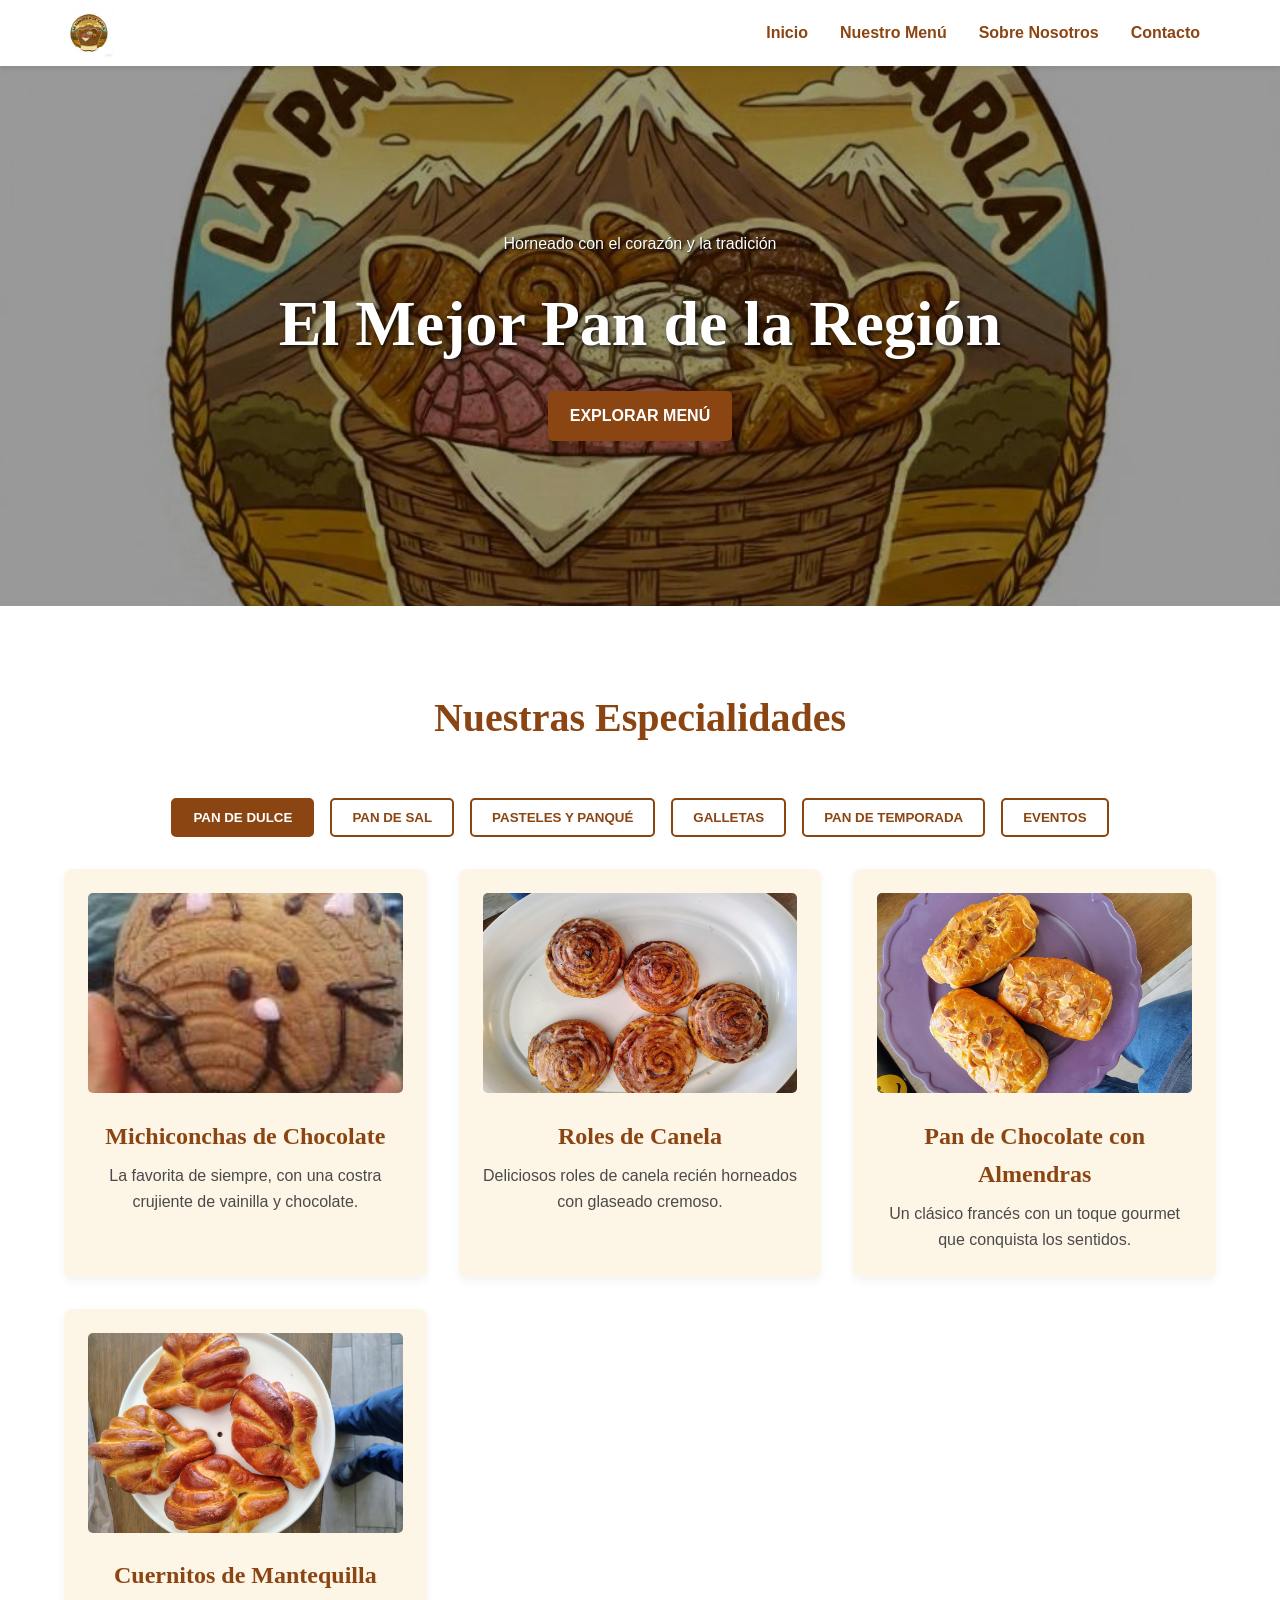
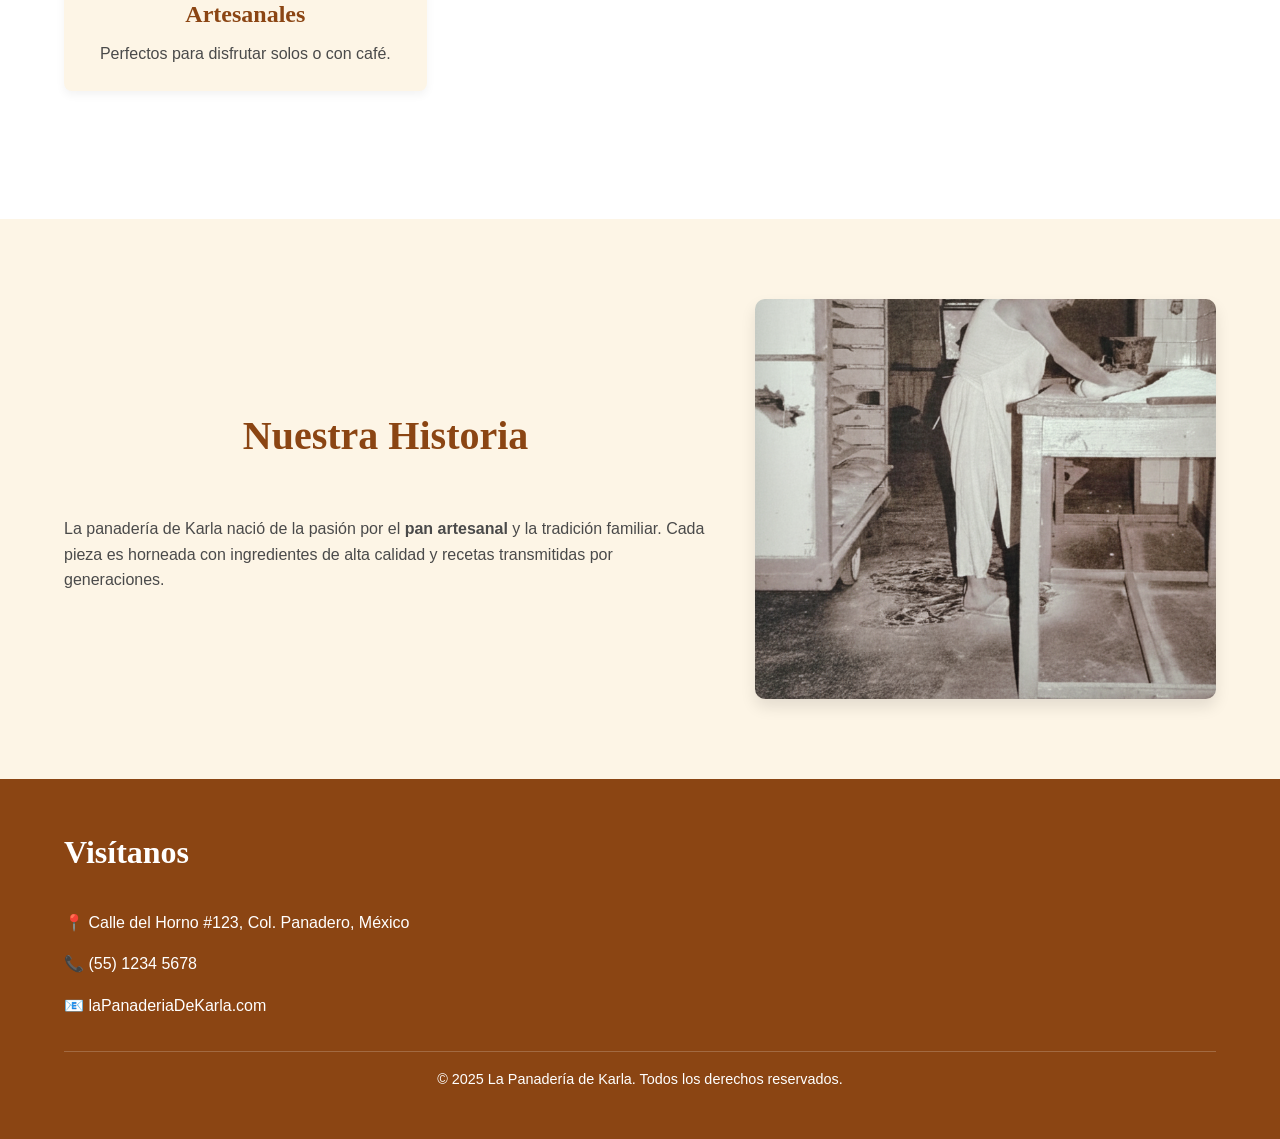
<file: index.html>
<!DOCTYPE html>
<html lang="es">
<head>
  <meta charset="UTF-8">
  <meta name="viewport" content="width=device-width, initial-scale=1.0">
  <title>Panadería Artesanal de Karla</title>
  <link rel="stylesheet" href="styles.css">
</head>
<body>
  <header>
    <nav class="navbar">
      <a href="index.html" class="navbar-logo">
        <img src="imagenes/1760627696720.png" alt="La Panadería de Karla" class="logo-image-nav">
      </a>
      <input type="checkbox" id="menu-toggle" class="menu-toggle">
      <label for="menu-toggle" class="hamburger">
        <span class="line"></span>
        <span class="line"></span>
        <span class="line"></span>
      </label>
      <ul class="nav-links">
        <li><a href="#home">Inicio</a></li>
        <li><a href="#menu">Nuestro Menú</a></li>
        <li><a href="#about">Sobre Nosotros</a></li>
        <li><a href="#contact">Contacto</a></li>
      </ul>
    </nav>
  </header>

  <main>
    <section id="home" class="hero">
      <div class="hero-content">
        <p class="tagline">Horneado con el corazón y la tradición</p>
        <h2>El Mejor Pan de la Región</h2>
        <a href="#menu" class="btn primary">Explorar Menú</a>
      </div>
    </section>

    <section id="menu" class="menu-section">
      <h2 class="section-title">Nuestras Especialidades</h2>

      <!-- BOTONES DE CATEGORÍAS -->
      <div class="category-buttons">
        <button class="btn secondary active" data-category="pan-dulce">Pan de Dulce</button>
        <button class="btn secondary" data-category="pan-sal">Pan de Sal</button>
        <button class="btn secondary" data-category="pasteles">Pasteles y Panqué</button>
        <button class="btn secondary" data-category="galletas">Galletas</button>
        <button class="btn secondary" data-category="temporada">Pan de Temporada</button>
        <button class="btn secondary" data-category="eventos">Eventos</button>
      </div>

      <!-- PRODUCTOS -->
      <div class="menu-grid">

        <!-- PAN DE DULCE -->
        <div class="menu-item" data-category="pan-dulce">
          <a href="michiconchas.html">
            <img src="imagenes/michiconchas.jpeg" alt="Michiconchas">
            <h3>Michiconchas de Chocolate</h3>
          </a>
          <p>La favorita de siempre, con una costra crujiente de vainilla y chocolate.</p>
        </div>

        <div class="menu-item" data-category="pan-dulce">
          <a href="roles_canela.html">
            <img src="imagenes/IMG_20251023_111957752_HDR_AE.jpg" alt="Roles de Canela">
            <h3>Roles de Canela</h3>
          </a>
          <p>Deliciosos roles de canela recién horneados con glaseado cremoso.</p>
        </div>

        <div class="menu-item" data-category="pan-dulce">
          <a href="Chocolatin.html">
            <img src="imagenes/IMG_20251023_112148978_HDR_AE.jpg" alt="Pan de Chocolate con Almendras">
            <h3>Pan de Chocolate con Almendras</h3>
          </a>
          <p>Un clásico francés con un toque gourmet que conquista los sentidos.</p>
        </div>

        <div class="menu-item" data-category="pan-dulce">
          <a href="Cuernitos.html">
            <img src="imagenes/IMG_20251023_112115477_HDR_AE.jpg" alt="Cuernitos">
            <h3>Cuernitos de Mantequilla Artesanales</h3>
          </a>
          <p>Perfectos para disfrutar solos o con café.</p>
        </div>

        <!-- PAN DE SAL -->
        <div class="menu-item" data-category="pan-sal">
          <a href="baguette.html">
            <img src="imagenes/IMG-20251023-WA0003.jpg" alt="Baguette de Masa Madre">
            <h3>Baguette de Masa Madre</h3>
          </a>
          <p>Corteza perfecta y miga alveolada. Ideal para acompañar tus comidas.</p>
        </div>

        <!-- GALLETAS -->
        <div class="menu-item" data-category="galletas">
          <a href="pasticetas.html">
            <img src="imagenes/pastisetas.jpeg" alt="Pasticetas de Mantequilla">
            <h3>Pasticetas</h3>
          </a>
          <p>Galletas de mantequilla que se deshacen en la boca.</p>
        </div>

      </div>
    </section>

    <section id="about" class="about-section">
      <div class="about-content">
        <h2 class="section-title">Nuestra Historia</h2>
        <p>La panadería de Karla nació de la pasión por el <b>pan artesanal</b> y la tradición familiar.
          Cada pieza es horneada con ingredientes de alta calidad y recetas transmitidas por generaciones.</p>
      </div>
      <img src="imagenes/1761285554789.jpg" alt="Panadero horneando pan" class="about-image">
    </section>
  </main>

  <footer id="contact" class="footer">
    <div class="footer-content">
      <h2 class="section-title">Visítanos</h2>
      <p>📍 Calle del Horno #123, Col. Panadero, México</p>
      <p>📞 (55) 1234 5678</p>
      <p>📧 laPanaderiaDeKarla.com</p>
    </div>
    <div class="copyright">
      <p>&copy; 2025 La Panadería de Karla. Todos los derechos reservados.</p>
    </div>
  </footer>

  <script src="script.js"></script>
</body>
</html>
</file>
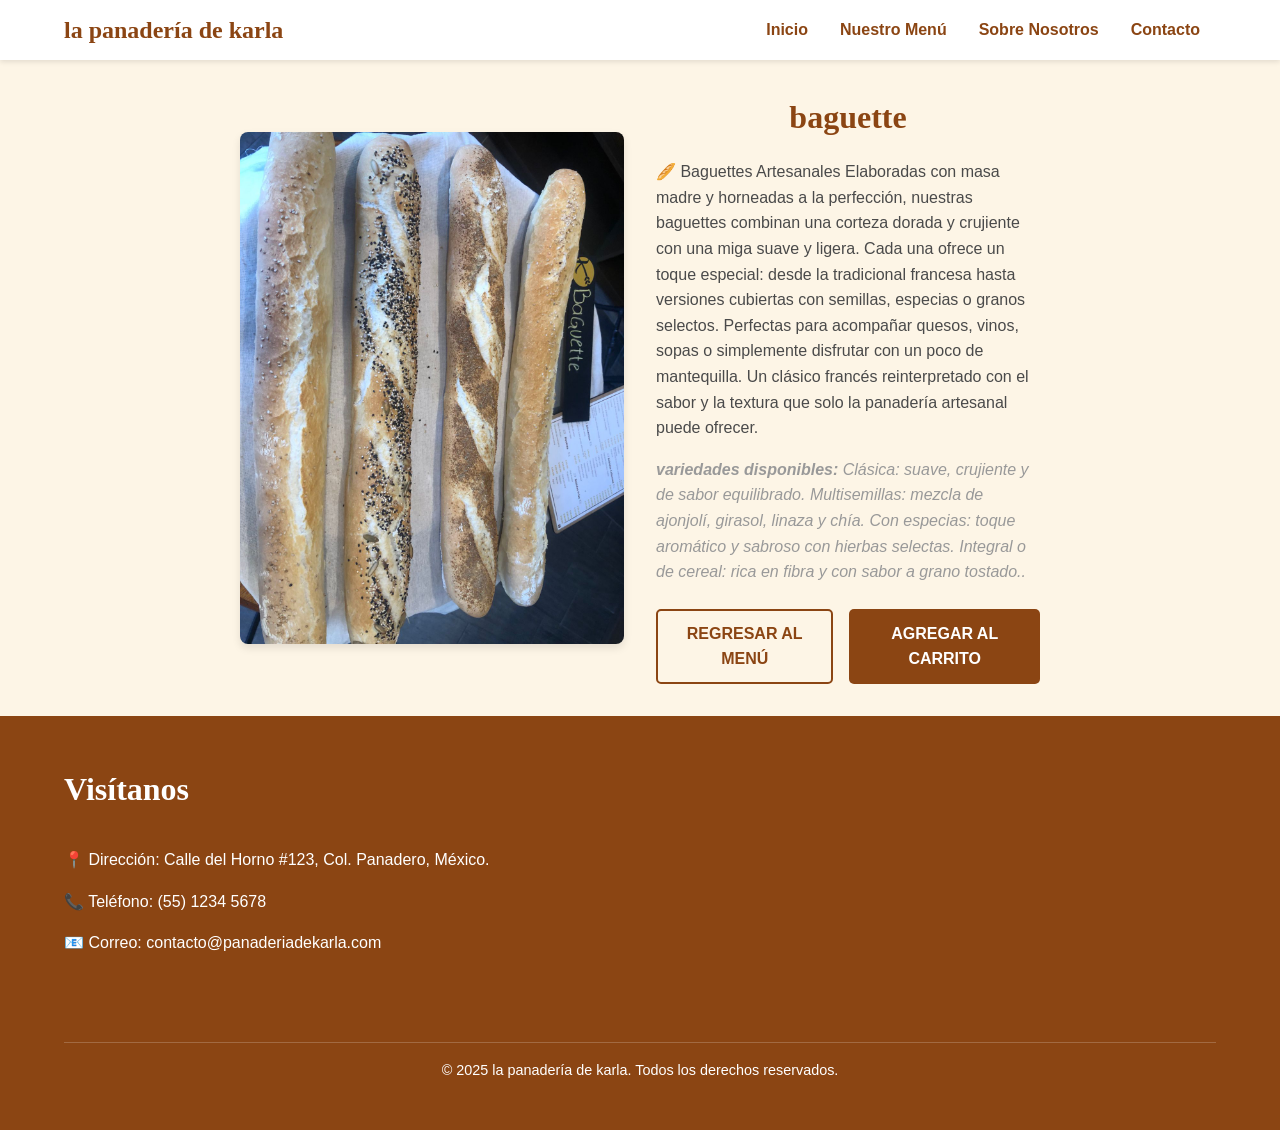
<file: baguette.html>
<!DOCTYPE html>
<html lang="es">
<head>
    <meta charset="UTF-8">
    <meta name="viewport" content="width=device-width, initial-scale=1.0">
    <title>baguette - Panadería Artesanal de Karla</title>
    <link rel="stylesheet" href="styles.css">
    <link href="" rel="stylesheet">
    <script src="" crossorigin="anonymous" async></script>
</head>
<body>
    <header>
        <nav class="navbar">
            <h1 class="logo">la panadería de karla</h1>
            <input type="checkbox" id="menu-toggle" class="menu-toggle">
            <label for="menu-toggle" class="hamburger">
                <span class="line"></span>
                <span class="line"></span>
                <span class="line"></span>
            </label>
            <ul class="nav-links">
                <li><a href="index.html#home">Inicio</a></li>
                <li><a href="index.html#menu">Nuestro Menú</a></li>
                <li><a href="index.html#about">Sobre Nosotros</a></li>
                <li><a href="index.html#contact">Contacto</a></li>
            </ul>
        </nav>
    </header>

    <main class="product-page">
        <section class="product-detail">
            <div class="product-image">
                <img src="imagenes/IMG-20251023-WA0003.jpg" alt="Barra de pan">
            </div>
            <div class="product-info">
                <h2 class="section-title">baguette</h2>
                <p class="product-description">
                     🥖 Baguettes Artesanales
Elaboradas con masa madre y horneadas a la perfección, nuestras baguettes combinan una corteza dorada y crujiente con una miga suave y ligera. Cada una ofrece un toque especial: desde la tradicional francesa hasta versiones cubiertas con semillas, especias o granos selectos.
Perfectas para acompañar quesos, vinos, sopas o simplemente disfrutar con un poco de mantequilla.
Un clásico francés reinterpretado con el sabor y la textura que solo la panadería artesanal puede ofrecer.
                </p>
                <p class="product-ingredients">
                    <strong>variedades disponibles:</strong> Clásica: suave, crujiente y de sabor equilibrado.
Multisemillas: mezcla de ajonjolí, girasol, linaza y chía.
Con especias: toque aromático y sabroso con hierbas selectas.
Integral o de cereal: rica en fibra y con sabor a grano tostado..
                </p>
                <div class="product-buttons">
                    <a href="index.html#menu" class="btn secondary">Regresar al Menú</a>
                    <a href="#" class="btn primary">Agregar al Carrito</a>
                </div>
            </div>
        </section>
    </main>

    <footer id="contact" class="footer">
        <div class="footer-content">
            <h2 class="section-title">Visítanos</h2>
            <p>📍 Dirección: Calle del Horno #123, Col. Panadero, México.</p>
            <p>📞 Teléfono: (55) 1234 5678</p>
            <p>📧 Correo: contacto@panaderiadekarla.com</p>
            <div class="social-links">
                <a href="#" aria-label="Facebook"><i class="fab fa-facebook-f"></i></a>
                <a href="#" aria-label="Instagram"><i class="fab fa-instagram"></i></a>
            </div>
        </div>
        <div class="copyright">
            <p>&copy; 2025 la panadería de karla. Todos los derechos reservados.</p>
        </div>
    </footer>
    <script src="script.js"></script>
</body>
</html>
</file>
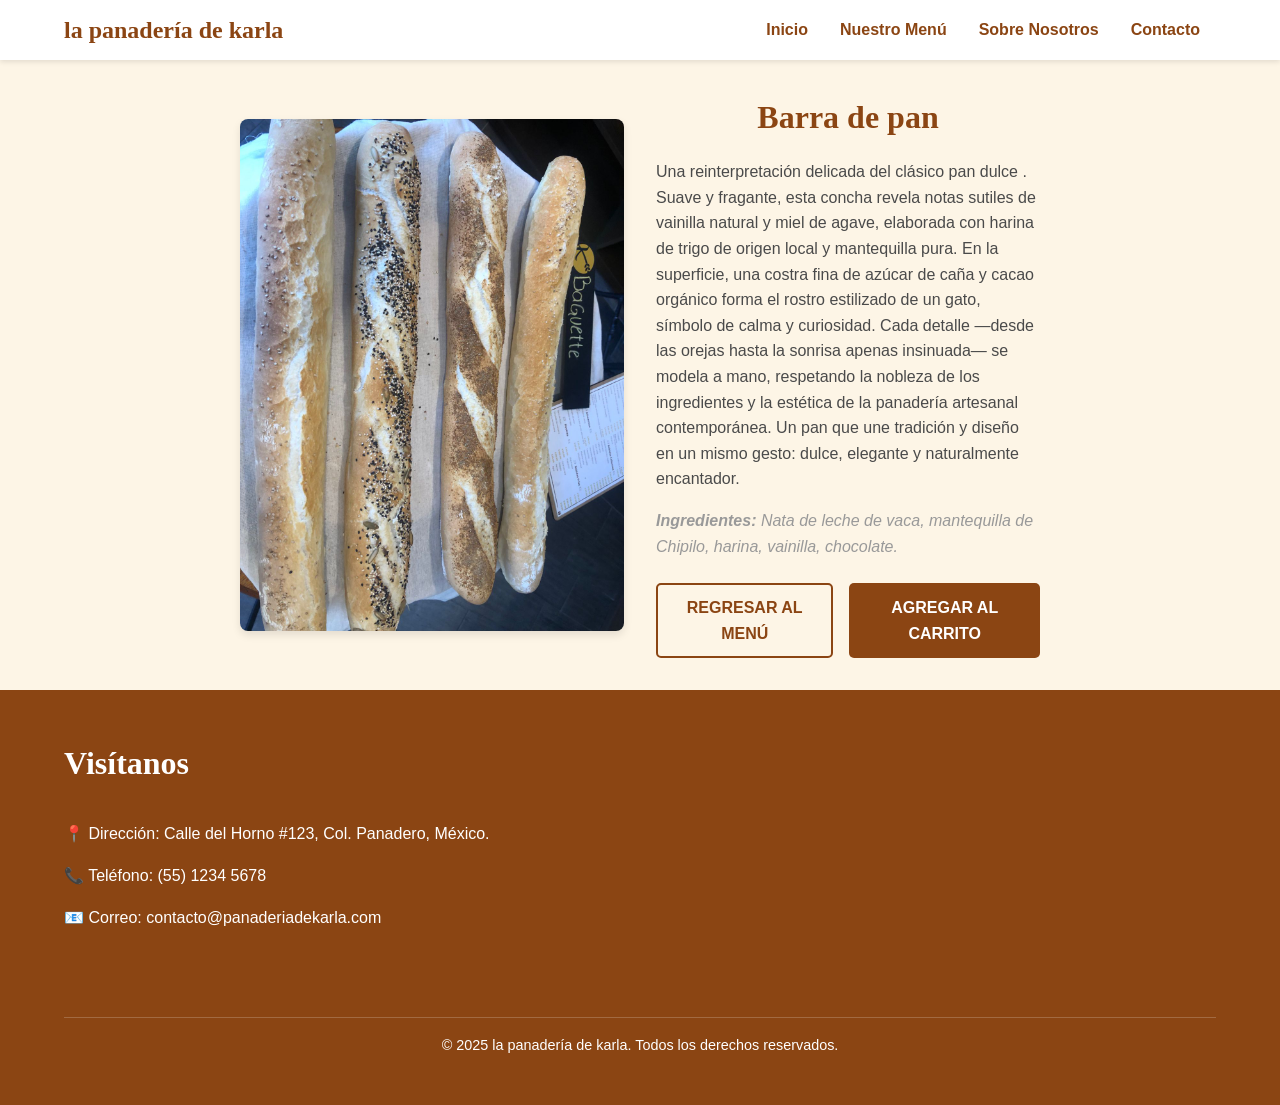
<file: Barra de pan.html>
<!DOCTYPE html>
<html lang="es">
<head>
    <meta charset="UTF-8">
    <meta name="viewport" content="width=device-width, initial-scale=1.0">
    <title>Michiconcha de Chocolate - Panadería Artesanal de Karla</title>
    <link rel="stylesheet" href="styles.css">
    <link href="" rel="stylesheet">
    <script src="" crossorigin="anonymous" async></script>
</head>
<body>
    <header>
        <nav class="navbar">
            <h1 class="logo">la panadería de karla</h1>
            <input type="checkbox" id="menu-toggle" class="menu-toggle">
            <label for="menu-toggle" class="hamburger">
                <span class="line"></span>
                <span class="line"></span>
                <span class="line"></span>
            </label>
            <ul class="nav-links">
                <li><a href="index.html#home">Inicio</a></li>
                <li><a href="index.html#menu">Nuestro Menú</a></li>
                <li><a href="index.html#about">Sobre Nosotros</a></li>
                <li><a href="index.html#contact">Contacto</a></li>
            </ul>
        </nav>
    </header>

    <main class="product-page">
        <section class="product-detail">
            <div class="product-image">
                <img src="imagenes/IMG-20251023-WA0003.jpg" alt="Barra de pan">
            </div>
            <div class="product-info">
                <h2 class="section-title">Barra de pan</h2>
                <p class="product-description">
                    Una reinterpretación delicada del clásico pan dulce . Suave y fragante, esta concha revela notas sutiles de vainilla natural y miel de agave, elaborada con harina de trigo de origen local y mantequilla pura.
En la superficie, una costra fina de azúcar de caña y cacao orgánico forma el rostro estilizado de un gato, símbolo de calma y curiosidad. Cada detalle —desde las orejas hasta la sonrisa apenas insinuada— se modela a mano, respetando la nobleza de los ingredientes y la estética de la panadería artesanal contemporánea.
Un pan que une tradición y diseño en un mismo gesto: dulce, elegante y naturalmente encantador.
                </p>
                <p class="product-ingredients">
                    <strong>Ingredientes:</strong> Nata de leche de vaca, mantequilla de Chipilo, harina, vainilla, chocolate.
                </p>
                <div class="product-buttons">
                    <a href="index.html#menu" class="btn secondary">Regresar al Menú</a>
                    <a href="#" class="btn primary">Agregar al Carrito</a>
                </div>
            </div>
        </section>
    </main>

    <footer id="contact" class="footer">
        <div class="footer-content">
            <h2 class="section-title">Visítanos</h2>
            <p>📍 Dirección: Calle del Horno #123, Col. Panadero, México.</p>
            <p>📞 Teléfono: (55) 1234 5678</p>
            <p>📧 Correo: contacto@panaderiadekarla.com</p>
            <div class="social-links">
                <a href="#" aria-label="Facebook"><i class="fab fa-facebook-f"></i></a>
                <a href="#" aria-label="Instagram"><i class="fab fa-instagram"></i></a>
            </div>
        </div>
        <div class="copyright">
            <p>&copy; 2025 la panadería de karla. Todos los derechos reservados.</p>
        </div>
    </footer>
    <script src="script.js"></script>
</body>
</html>
</file>
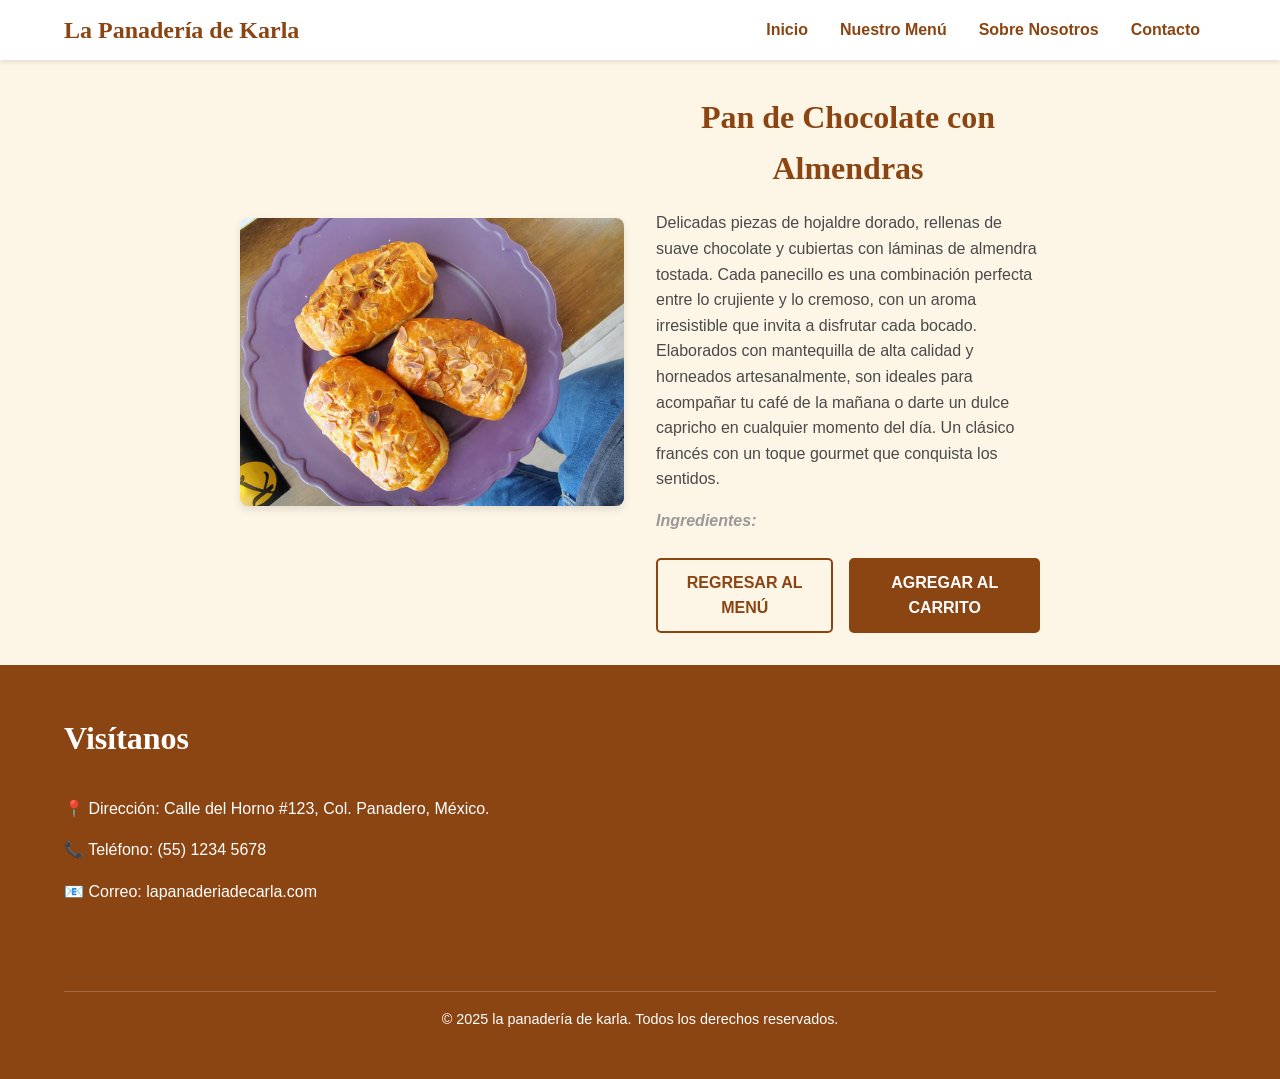
<file: Chocolatin.html>
<!DOCTYPE html>
<html lang="es">
<head>
    <meta charset="UTF-8">
    <meta name="viewport" content="width=device-width, initial-scale=1.0">
    <title>Pan de Chocolate con Almendras - Panadería Artesanal de Karla</title>
    <link rel="stylesheet" href="styles.css">
    <link href="" rel="stylesheet">
    <script src="" crossorigin="anonymous" async></script>
</head>
<body>
    <header>
        <nav class="navbar">
            <h1 class="logo">La Panadería de Karla</h1>
            <input type="checkbox" id="menu-toggle" class="menu-toggle">
            <label for="menu-toggle" class="hamburger">
                <span class="line"></span>
                <span class="line"></span>
                <span class="line"></span>
            </label>
            <ul class="nav-links">
                <li><a href="index.html#home">Inicio</a></li>
                <li><a href="index.html#menu">Nuestro Menú</a></li>
                <li><a href="index.html#about">Sobre Nosotros</a></li>
                <li><a href="index.html#contact">Contacto</a></li>
            </ul>
        </nav>
    </header>
    <main class="product-page">
        <section class="product-detail">
            <div class="product-image">
                <img src="imagenes/IMG_20251023_112148978_HDR_AE.jpg" alt="Pan de Chocolate con Almendras">
            </div>
            <div class="product-info">
                <h2 class="section-title">Pan de Chocolate con Almendras</h2>
                <p class="product-description">
                    Delicadas piezas de hojaldre dorado, rellenas de suave chocolate y cubiertas con láminas de almendra tostada.
                    Cada panecillo es una combinación perfecta entre lo crujiente y lo cremoso, con un aroma irresistible que invita a disfrutar cada bocado.
                    Elaborados con mantequilla de alta calidad y horneados artesanalmente, son ideales para acompañar tu café de la mañana o darte un dulce capricho en cualquier momento del día.
                    Un clásico francés con un toque gourmet que conquista los sentidos.
                </p>
                <p class="product-ingredients">
                    <b>Ingredientes:</b> <!-- Usé <b> para hacer la etiqueta más visible -->
                </p>
                <div class="product-buttons">
                    <a href="index.html#menu" class="btn secondary">Regresar al Menú</a>
                    <a href="#" class="btn primary">Agregar al Carrito</a>
                </div>
            </div>
        </section>
    </main>
    <footer id="contact" class="footer">
        <div class="footer-content">
            <h2 class="section-title">Visítanos</h2>
            <p>📍 Dirección: Calle del Horno #123, Col. Panadero, México.</p>
            <p>📞 Teléfono: (55) 1234 5678</p>
            <p>📧 Correo: lapanaderiadecarla.com</p>
            <div class="social-links">
                <a href="#" aria-label="Facebook"><i class="fab fa-facebook-f"></i></a>
                <a href="#" aria-label="Instagram"><i class="fab fa-instagram"></i></a>
            </div>
        </div>
        <div class="copyright">
            <p>&copy; 2025 la panadería de karla. Todos los derechos reservados.</p>
        </div>
    </footer>
    <script src="script.js"></script>
</body>
</html>
</file>
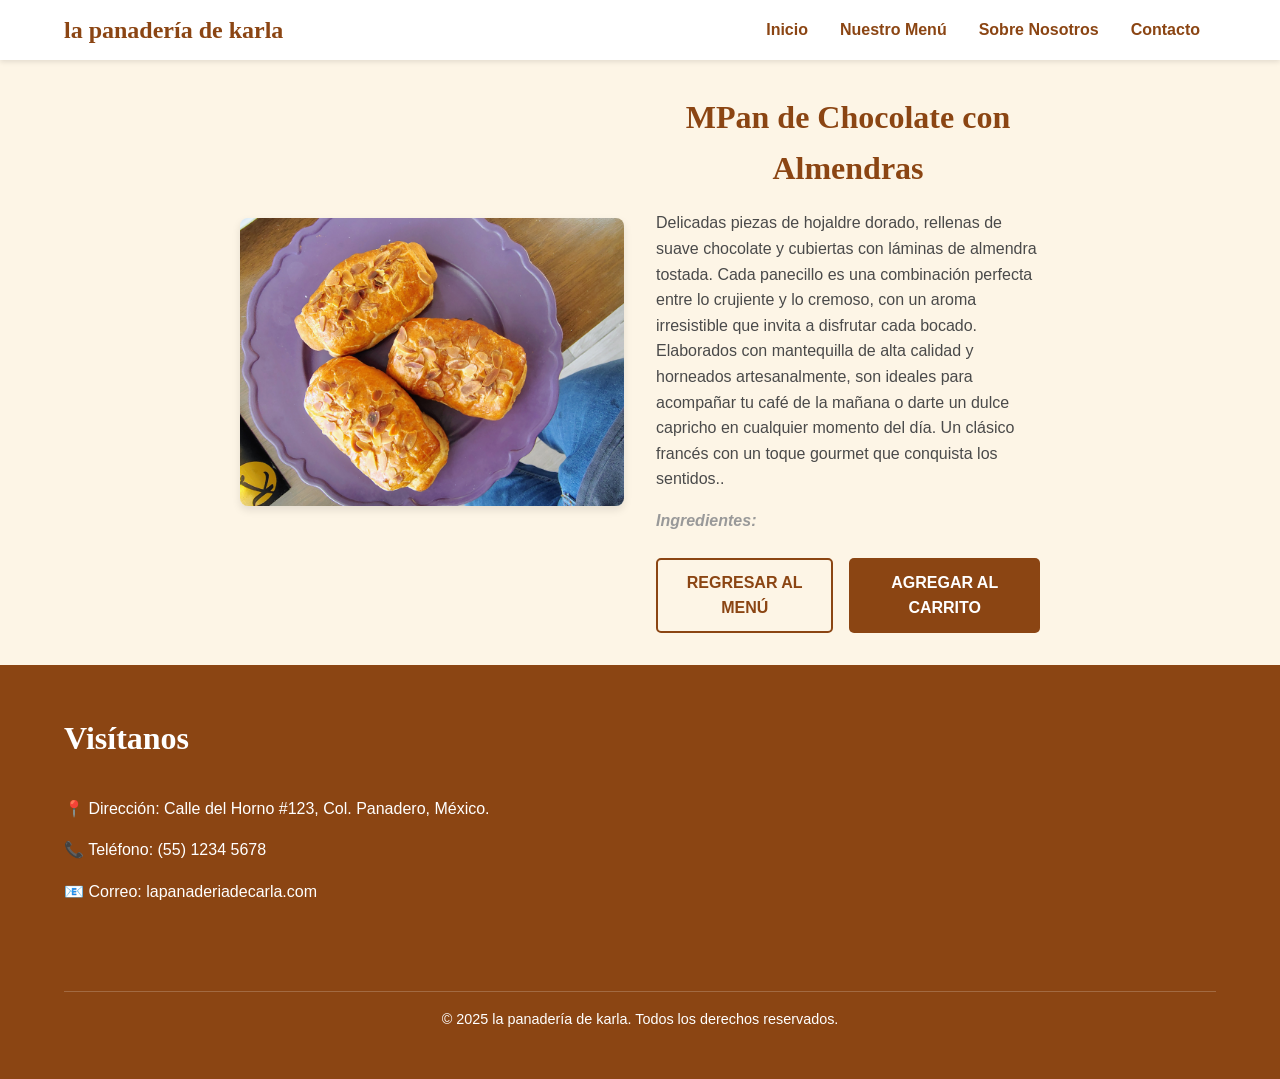
<file: Chocolatín.html>
<!DOCTYPE html>
<html lang="es">
<head>
    <meta charset="UTF-8">
    <meta name="viewport" content="width=device-width, initial-scale=1.0">
    <title>Pan de Chocolate con Almendras - Panadería Artesanal de Karla</title>
    <link rel="stylesheet" href="styles.css">
    <link href="" rel="stylesheet">
    <script src="" crossorigin="anonymous" async></script>
</head>
<body>
    <header>
        <nav class="navbar">
            <h1 class="logo">la panadería de karla</h1>
            <input type="checkbox" id="menu-toggle" class="menu-toggle">
            <label for="menu-toggle" class="hamburger">
                <span class="line"></span>
                <span class="line"></span>
                <span class="line"></span>
            </label>
            <ul class="nav-links">
                <li><a href="index.html#home">Inicio</a></li>
                <li><a href="index.html#menu">Nuestro Menú</a></li>
                <li><a href="index.html#about">Sobre Nosotros</a></li>
                <li><a href="index.html#contact">Contacto</a></li>
            </ul>
        </nav>
    </header>

    <main class="product-page">
        <section class="product-detail">
            <div class="product-image">
                <img src="imagenes/IMG_20251023_112148978_HDR_AE.jpg" alt="Michiconcha de Chocolate">
            </div>
            <div class="product-info">
                <h2 class="section-title">MPan de Chocolate con Almendras</h2>
                <p class="product-description">
                    Delicadas piezas de hojaldre dorado, rellenas de suave chocolate y cubiertas con láminas de almendra tostada. Cada panecillo es una combinación perfecta entre lo crujiente y lo cremoso, con un aroma irresistible que invita a disfrutar cada bocado.
Elaborados con mantequilla de alta calidad y horneados artesanalmente, son ideales para acompañar tu café de la mañana o darte un dulce capricho en cualquier momento del día.
Un clásico francés con un toque gourmet que conquista los sentidos..
                </p>
                <p class="product-ingredients">
                    <strong>Ingredientes:</strong> 
                </p>
                <div class="product-buttons">
                    <a href="index.html#menu" class="btn secondary">Regresar al Menú</a>
                    <a href="#" class="btn primary">Agregar al Carrito</a>
                </div>
            </div>
        </section>
    </main>

    <footer id="contact" class="footer">
        <div class="footer-content">
            <h2 class="section-title">Visítanos</h2>
            <p>📍 Dirección: Calle del Horno #123, Col. Panadero, México.</p>
            <p>📞 Teléfono: (55) 1234 5678</p>
            <p>📧 Correo: lapanaderiadecarla.com</p>
            <div class="social-links">
                <a href="#" aria-label="Facebook"><i class="fab fa-facebook-f"></i></a>
                <a href="#" aria-label="Instagram"><i class="fab fa-instagram"></i></a>
            </div>
        </div>
        <div class="copyright">
            <p>&copy; 2025 la panadería de karla. Todos los derechos reservados.</p>
        </div>
    </footer>
    <script src="script.js"></script>
</body>
</html>
</file>
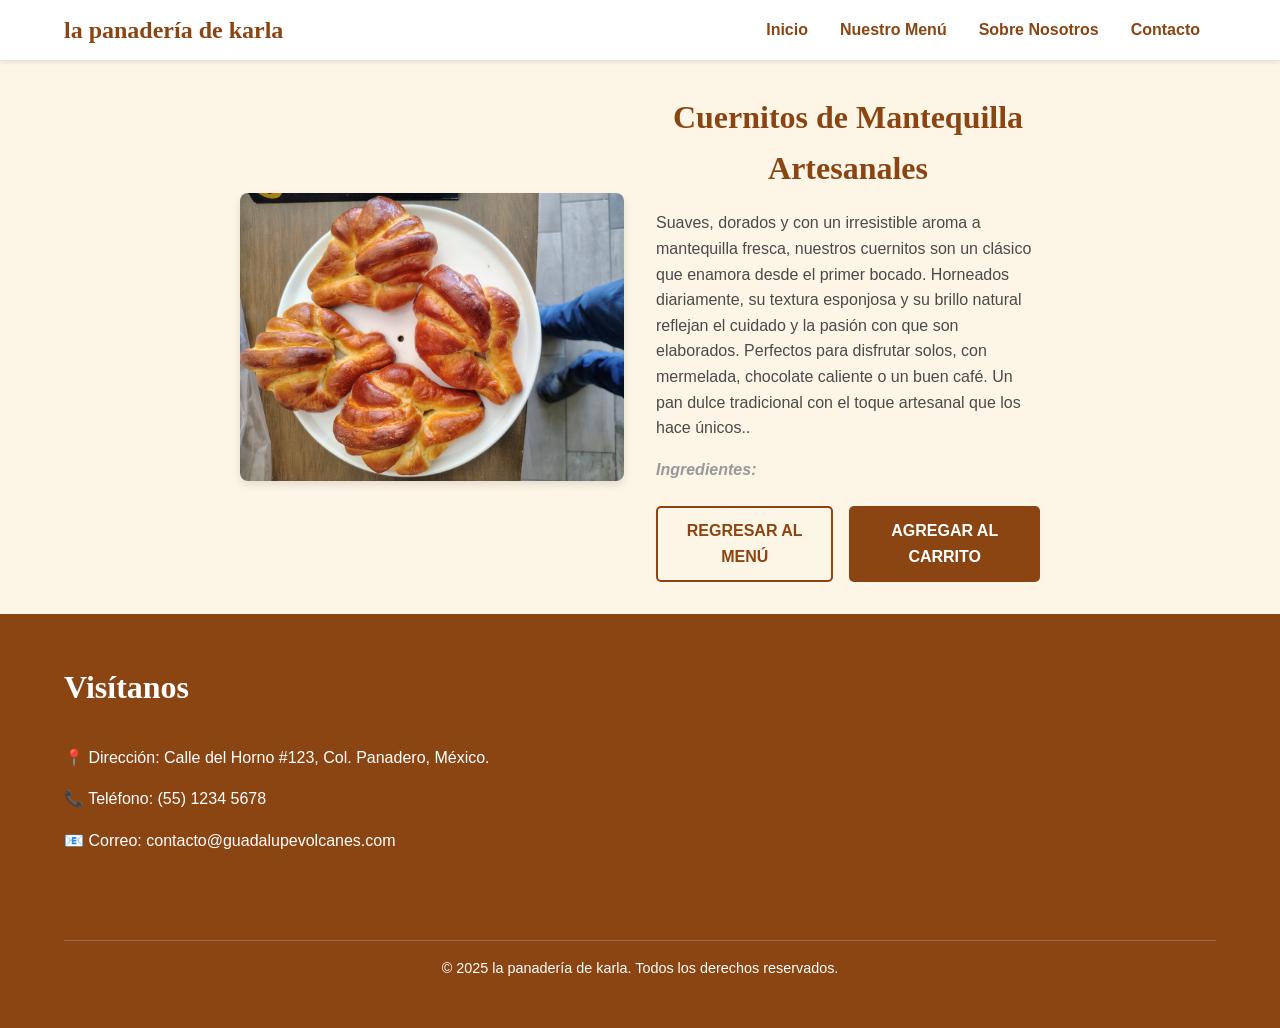
<file: Cuernitos.html>
<!DOCTYPE html>
<html lang="es">
<head>
    <meta charset="UTF-8">
    <meta name="viewport" content="width=device-width, initial-scale=1.0">
    <title>Cuernitos de Mantequilla Artesanales - Panadería Artesanal de Karla</title>
    <link rel="stylesheet" href="styles.css">
    <link href="" rel="stylesheet">
    <script src="" crossorigin="anonymous" async></script>
</head>
<body>
    <header>
        <nav class="navbar">
            <h1 class="logo">la panadería de karla</h1>
            <input type="checkbox" id="menu-toggle" class="menu-toggle">
            <label for="menu-toggle" class="hamburger">
                <span class="line"></span>
                <span class="line"></span>
                <span class="line"></span>
            </label>
            <ul class="nav-links">
                <li><a href="index.html#home">Inicio</a></li>
                <li><a href="index.html#menu">Nuestro Menú</a></li>
                <li><a href="index.html#about">Sobre Nosotros</a></li>
                <li><a href="index.html#contact">Contacto</a></li>
            </ul>
        </nav>
    </header>

    <main class="product-page">
        <section class="product-detail">
            <div class="product-image">
                <img src="imagenes/IMG_20251023_112115477_HDR_AE.jpg" alt="Cuernitos de Mantequilla Artesanales">
            </div>
            <div class="product-info">
                <h2 class="section-title">Cuernitos de Mantequilla Artesanales</h2>
                <p class="product-description">
                    Suaves, dorados y con un irresistible aroma a mantequilla fresca, 
                  nuestros cuernitos son un clásico que enamora desde el primer bocado.
                  Horneados diariamente, su textura esponjosa y su brillo natural reflejan
                  el cuidado y la pasión con que son elaborados.
Perfectos para disfrutar solos, con mermelada, chocolate caliente o un buen café.
Un pan dulce tradicional con el toque artesanal que los hace únicos..
                </p>
                <p class="product-ingredients">
                    <strong>Ingredientes:</strong> 
                </p>
                <div class="product-buttons">
                    <a href="index.html#menu" class="btn secondary">Regresar al Menú</a>
                    <a href="#" class="btn primary">Agregar al Carrito</a>
                </div>
            </div>
        </section>
    </main>

    <footer id="contact" class="footer">
        <div class="footer-content">
            <h2 class="section-title">Visítanos</h2>
            <p>📍 Dirección: Calle del Horno #123, Col. Panadero, México.</p>
            <p>📞 Teléfono: (55) 1234 5678</p>
            <p>📧 Correo: contacto@guadalupevolcanes.com</p>
            <div class="social-links">
                <a href="#" aria-label="Facebook"><i class="fab fa-facebook-f"></i></a>
                <a href="#" aria-label="Instagram"><i class="fab fa-instagram"></i></a>
            </div>
        </div>
        <div class="copyright">
            <p>&copy; 2025 la panadería de karla. Todos los derechos reservados.</p>
        </div>
    </footer>
    <script src="script.js"></script>
</body>
</html>
</file>
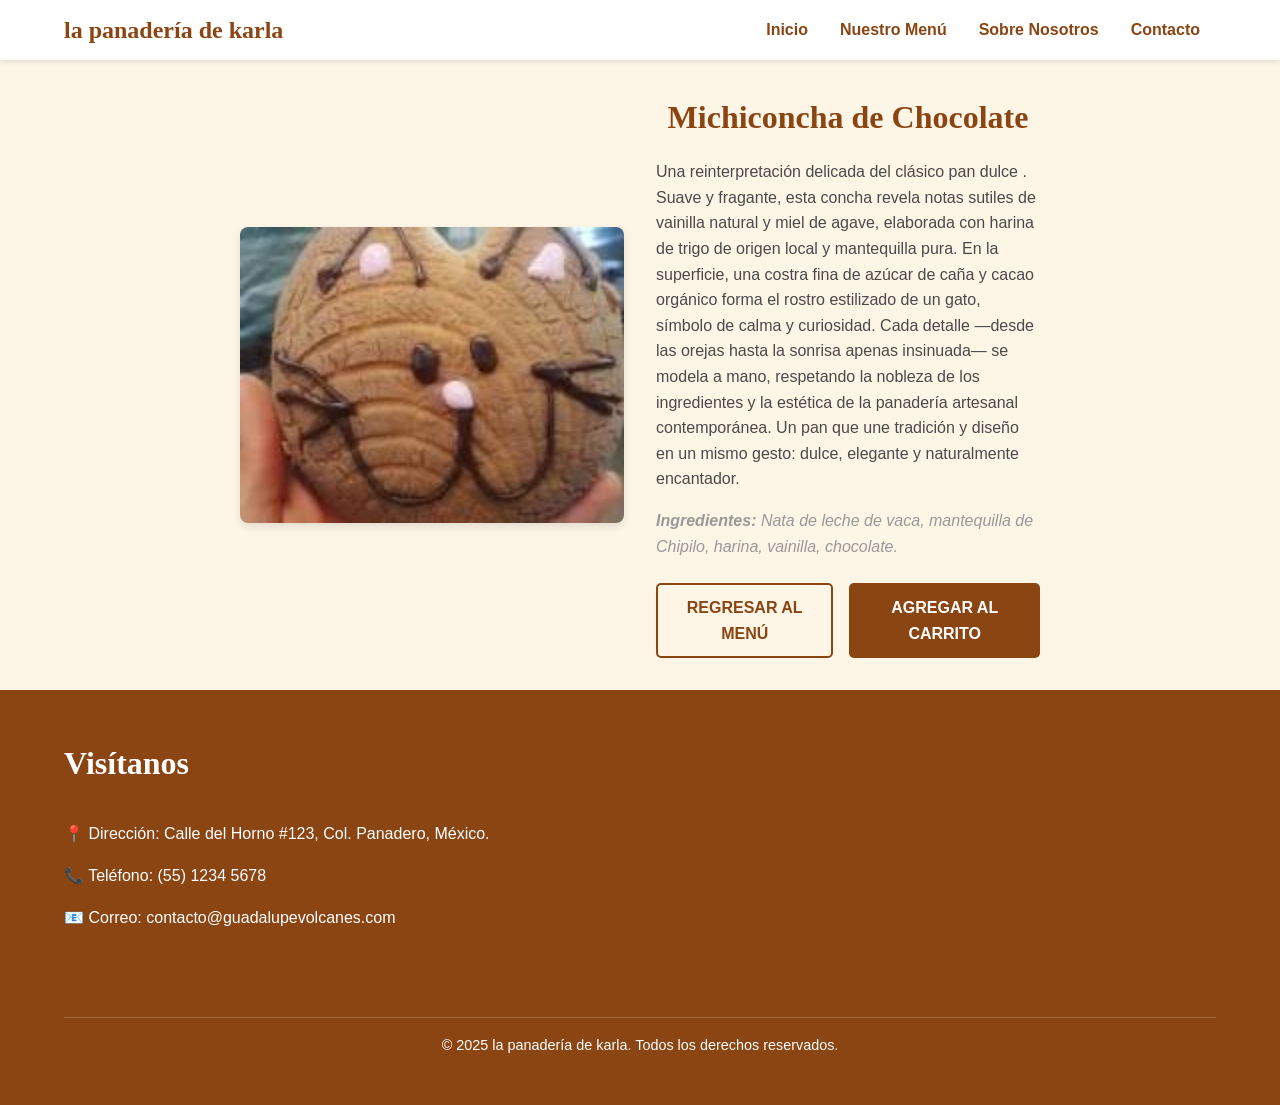
<file: michiconchas.html>
<!DOCTYPE html>
<html lang="es">
<head>
    <meta charset="UTF-8">
    <meta name="viewport" content="width=device-width, initial-scale=1.0">
    <title>Michiconcha de Chocolate - Panadería Artesanal de Karla</title>
    <link rel="stylesheet" href="styles.css">
    <link href="" rel="stylesheet">
    <script src="" crossorigin="anonymous" async></script>
</head>
<body>
    <header>
        <nav class="navbar">
            <h1 class="logo">la panadería de karla</h1>
            <input type="checkbox" id="menu-toggle" class="menu-toggle">
            <label for="menu-toggle" class="hamburger">
                <span class="line"></span>
                <span class="line"></span>
                <span class="line"></span>
            </label>
            <ul class="nav-links">
                <li><a href="index.html#home">Inicio</a></li>
                <li><a href="index.html#menu">Nuestro Menú</a></li>
                <li><a href="index.html#about">Sobre Nosotros</a></li>
                <li><a href="index.html#contact">Contacto</a></li>
            </ul>
        </nav>
    </header>

    <main class="product-page">
        <section class="product-detail">
            <div class="product-image">
                <img src="imagenes/michiconchas.jpeg" alt="Michiconcha de Chocolate">
            </div>
            <div class="product-info">
                <h2 class="section-title">Michiconcha de Chocolate</h2>
                <p class="product-description">
                    Una reinterpretación delicada del clásico pan dulce . Suave y fragante, esta concha revela notas sutiles de vainilla natural y miel de agave, elaborada con harina de trigo de origen local y mantequilla pura.
En la superficie, una costra fina de azúcar de caña y cacao orgánico forma el rostro estilizado de un gato, símbolo de calma y curiosidad. Cada detalle —desde las orejas hasta la sonrisa apenas insinuada— se modela a mano, respetando la nobleza de los ingredientes y la estética de la panadería artesanal contemporánea.
Un pan que une tradición y diseño en un mismo gesto: dulce, elegante y naturalmente encantador.
                </p>
                <p class="product-ingredients">
                    <strong>Ingredientes:</strong> Nata de leche de vaca, mantequilla de Chipilo, harina, vainilla, chocolate.
                </p>
                <div class="product-buttons">
                    <a href="index.html#menu" class="btn secondary">Regresar al Menú</a>
                    <a href="#" class="btn primary">Agregar al Carrito</a>
                </div>
            </div>
        </section>
    </main>

    <footer id="contact" class="footer">
        <div class="footer-content">
            <h2 class="section-title">Visítanos</h2>
            <p>📍 Dirección: Calle del Horno #123, Col. Panadero, México.</p>
            <p>📞 Teléfono: (55) 1234 5678</p>
            <p>📧 Correo: contacto@guadalupevolcanes.com</p>
            <div class="social-links">
                <a href="#" aria-label="Facebook"><i class="fab fa-facebook-f"></i></a>
                <a href="#" aria-label="Instagram"><i class="fab fa-instagram"></i></a>
            </div>
        </div>
        <div class="copyright">
            <p>&copy; 2025 la panadería de karla. Todos los derechos reservados.</p>
        </div>
    </footer>
    <script src="script.js"></script>
</body>
</html>
</file>
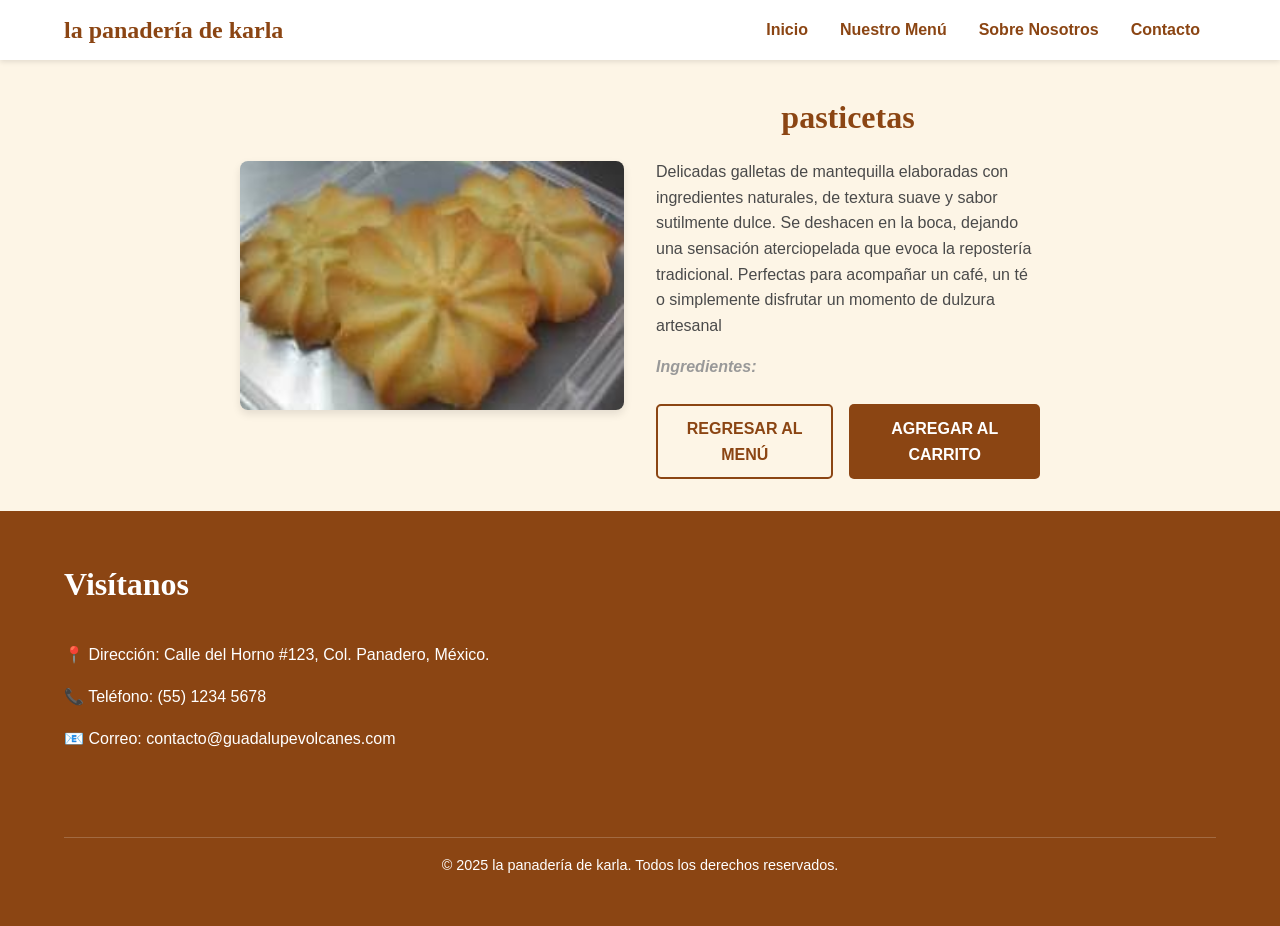
<file: pasticetas.html>
<!DOCTYPE html>
<html lang="es">
<head>
    <meta charset="UTF-8">
    <meta name="viewport" content="width=device-width, initial-scale=1.0">
    <title> pasticetas - Panadería Artesanal de Karla</title>
    <link rel="stylesheet" href="styles.css">
    <link href="" rel="stylesheet">
    <script src="" crossorigin="anonymous" async></script>
</head>
<body>
    <header>
        <nav class="navbar">
            <h1 class="logo">la panadería de karla</h1>
            <input type="checkbox" id="menu-toggle" class="menu-toggle">
            <label for="menu-toggle" class="hamburger">
                <span class="line"></span>
                <span class="line"></span>
                <span class="line"></span>
            </label>
            <ul class="nav-links">
                <li><a href="index.html#home">Inicio</a></li>
                <li><a href="index.html#menu">Nuestro Menú</a></li>
                <li><a href="index.html#about">Sobre Nosotros</a></li>
                <li><a href="index.html#contact">Contacto</a></li>
            </ul>
        </nav>
    </header>

    <main class="product-page">
        <section class="product-detail">
            <div class="product-image">
                <img src="imagenes/pastisetas.jpeg" alt=" pasticetas ">
            </div>
            <div class="product-info">
                <h2 class="section-title"> pasticetas </h2>
                <p class="product-description">Delicadas galletas de mantequilla elaboradas con ingredientes naturales, 
            de textura suave y sabor sutilmente dulce. Se deshacen en la boca, dejando
            una sensación aterciopelada que evoca la repostería tradicional. Perfectas para
            acompañar un café, un té o simplemente disfrutar un momento de dulzura artesanal
            
                </p>
                <p class="product-ingredients">
                    <strong>Ingredientes:</strong> 
                </p>
                <div class="product-buttons">
                    <a href="index.html#menu" class="btn secondary">Regresar al Menú</a>
                    <a href="#" class="btn primary">Agregar al Carrito</a>
                </div>
            </div>
        </section>
    </main>

    <footer id="contact" class="footer">
        <div class="footer-content">
            <h2 class="section-title">Visítanos</h2>
            <p>📍 Dirección: Calle del Horno #123, Col. Panadero, México.</p>
            <p>📞 Teléfono: (55) 1234 5678</p>
            <p>📧 Correo: contacto@guadalupevolcanes.com</p>
            <div class="social-links">
                <a href="#" aria-label="Facebook"><i class="fab fa-facebook-f"></i></a>
                <a href="#" aria-label="Instagram"><i class="fab fa-instagram"></i></a>
            </div>
        </div>
        <div class="copyright">
            <p>&copy; 2025 la panadería de karla. Todos los derechos reservados.</p>
        </div>
    </footer>
    <script src="script.js"></script>
</body>
</html>
</file>
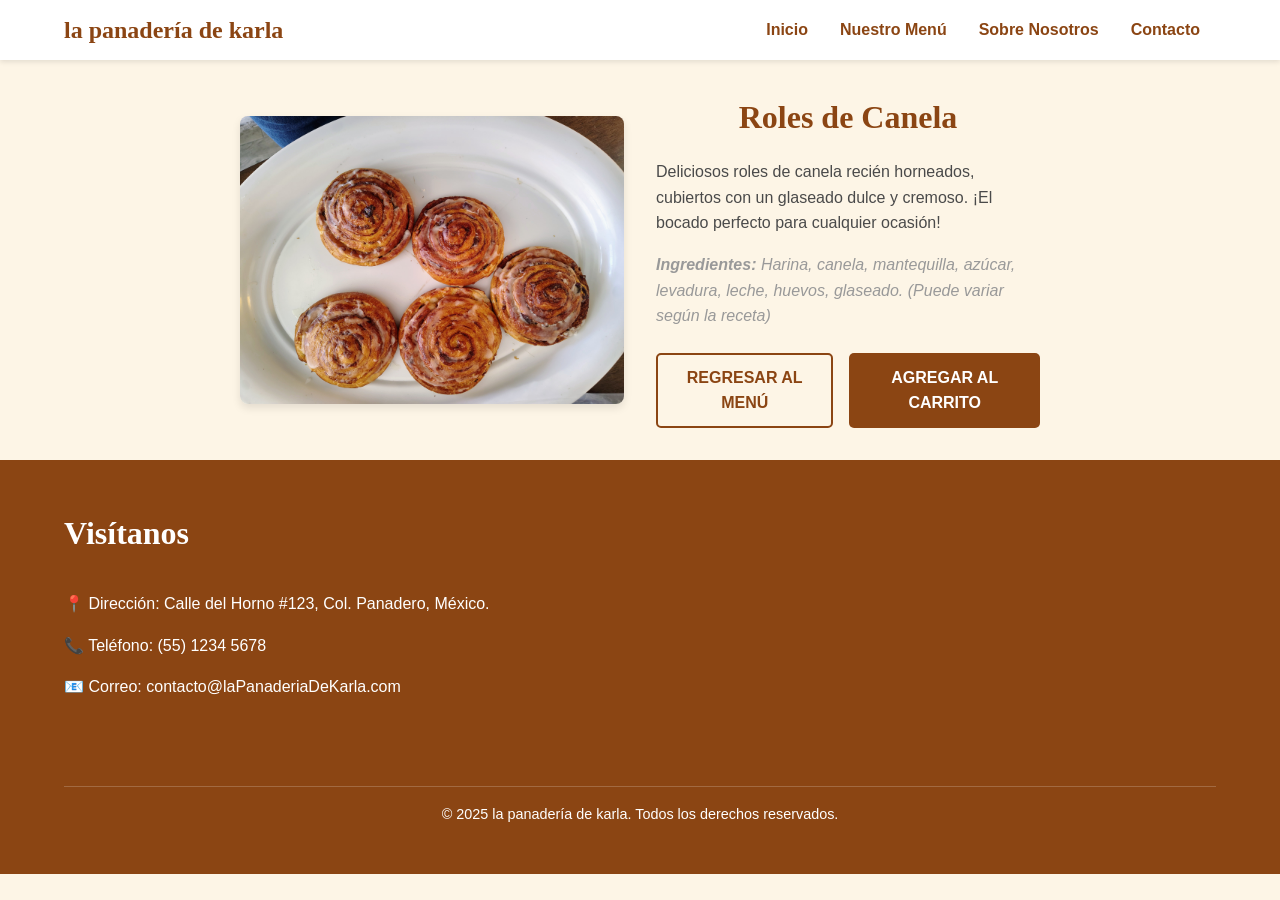
<file: roles_canela.html>
<!DOCTYPE html>
<html lang="es">
<head>
    <meta charset="UTF-8">
    <meta name="viewport" content="width=device-width, initial-scale=1.0">
    <title>Roles de Canela - Panadería Artesanal de Karla</title>
    <link rel="stylesheet" href="styles.css">
    <link href="" rel="stylesheet">
    <script src="" crossorigin="anonymous" async></script>
</head>
<body>
    <header>
        <nav class="navbar">
            <h1 class="logo">la panadería de karla</h1>
            <input type="checkbox" id="menu-toggle" class="menu-toggle">
            <label for="menu-toggle" class="hamburger">
                <span class="line"></span>
                <span class="line"></span>
                <span class="line"></span>
            </label>
            <ul class="nav-links">
                <li><a href="index.html#home">Inicio</a></li>
                <li><a href="index.html#menu">Nuestro Menú</a></li>
                <li><a href="index.html#about">Sobre Nosotros</a></li>
                <li><a href="index.html#contact">Contacto</a></li>
            </ul>
        </nav>
    </header>
    <main class="product-page">
        <section class="product-detail">
            <div class="product-image">
                <img src="imagenes/IMG_20251023_111957752_HDR_AE.jpg" alt="Roles de Canela">
            </div>
            <div class="product-info">
                <h2 class="section-title">Roles de Canela</h2>
                <p class="product-description">
                    Deliciosos roles de canela recién horneados, cubiertos con un glaseado dulce y cremoso. ¡El bocado perfecto para cualquier ocasión!
                </p>
                <p class="product-ingredients">
                    <strong>Ingredientes:</strong> Harina, canela, mantequilla, azúcar, levadura, leche, huevos, glaseado. (Puede variar según la receta)
                </p>
                <div class="product-buttons">
                    <a href="index.html#menu" class="btn secondary">Regresar al Menú</a>
                    <a href="#" class="btn primary">Agregar al Carrito</a>
                </div>
            </div>
        </section>
    </main>
    <footer id="contact" class="footer">
        <div class="footer-content">
            <h2 class="section-title">Visítanos</h2>
            <p>📍 Dirección: Calle del Horno #123, Col. Panadero, México.</p>
            <p>📞 Teléfono: (55) 1234 5678</p>
            <p>📧 Correo: contacto@laPanaderiaDeKarla.com</p>
            <div class="social-links">
                <a href="#" aria-label="Facebook"><i class="fab fa-facebook-f"></i></a>
                <a href="#" aria-label="Instagram"><i class="fab fa-instagram"></i></a>
            </div>
        </div>
        <div class="copyright">
            <p>&copy; 2025 la panadería de karla. Todos los derechos reservados.</p>
        </div>
    </footer>
    <script src="script.js"></script>
</body>
</html>
</file>
<file: styles.css>
/* VARIABLES DE COLOR */
:root {
    --color-bread-crust: #8b4513;
    --color-bread-inner: #f4a460;
    --color-background: #fdf5e6;
    --color-text: #4a4a4a;
    --color-white: #ffffff;
    --color-border: #ccc;
    --color-gray-light: #f0f0f0;
    --color-gray-medium: #999;
}

/* RESET Y FUENTES */
*,
*::before,
*::after {
    margin: 0;
    padding: 0;
    box-sizing: border-box;
}

body {
    font-family: 'Roboto', sans-serif;
    color: var(--color-text);
    background-color: var(--color-background);
    line-height: 1.6;
}

h1,
h2,
h3 {
    font-family: 'Playfair Display', serif;
    color: var(--color-bread-crust);
}

a {
    text-decoration: none;
    color: var(--color-bread-crust);
    transition: color 0.3s ease;
}

a:hover,
a:focus {
    color: #6d350c;
}

.section-title {
    text-align: center;
    font-size: 2.5rem;
    margin-bottom: 3rem;
}

/* ------------------------ */
/* ESTILOS DE BOTONES */
/* ------------------------ */
.btn {
    display: inline-block;
    padding: 10px 20px;
    border-radius: 5px;
    transition: background-color 0.3s ease, color 0.3s ease, border-color 0.3s ease;
    font-weight: 700;
    text-transform: uppercase;
    text-align: center;
    border: 2px solid transparent;
    cursor: pointer;
    -webkit-appearance: none;
    -moz-appearance: none;
    appearance: none;
}

/* Estilo Primario (Explorar Menú) */
.btn.primary {
    background-color: var(--color-bread-crust);
    color: var(--color-white);
}

.btn.primary:hover,
.btn.primary:focus {
    background-color: #6d350c;
    outline: none;
    box-shadow: 0 2px 5px rgba(0, 0, 0, 0.2);
}

.btn.secondary {
    background-color: transparent;
    border-color: var(--color-bread-crust);
    color: var(--color-bread-crust);
}

.btn.secondary:hover,
.btn.secondary:focus {
    background-color: var(--color-bread-crust);
    color: var(--color-white);
    outline: none;
    box-shadow: 0 2px 5px rgba(0, 0, 0, 0.2);
}

/* ------------------------ */
/* NAVEGACIÓN (HEADER) */
/* ------------------------ */
header {
    background-color: var(--color-white);
    box-shadow: 0 2px 5px rgba(0, 0, 0, 0.1);
    position: sticky;
    top: 0;
    z-index: 1000;
}

.navbar {
    display: flex;
    justify-content: space-between;
    align-items: center;
    padding: 0.5rem 5%;
    min-height: 60px;
    width: 100%;
}

.navbar-logo {
    display: flex;
    align-items: center;
}

.logo-image-nav {
    max-height: 50px;
    width: auto;
    vertical-align: middle;
}

.logo {
    font-size: 1.5rem;
    margin: 0;
}

.logo-image {
    max-height: 50px;
    width: auto;
    vertical-align: middle;
}

.nav-links {
    list-style: none;
    display: flex;
}

.nav-links li a {
    padding: 0.5rem 1rem;
    display: block;
    font-weight: 700;
    transition: color 0.3s ease;
}

.nav-links li a:hover,
.nav-links li a:focus {
    color: var(--color-bread-inner);
}

.hamburger,
.menu-toggle {
    display: none;
}

/* ------------------------ */
/* SECCIÓN HERO */
/* ------------------------ */
.hero {
    background-image: url('imagenes/1760627696720.png');
    background-position: center center;
    background-repeat: no-repeat;
    background-size: cover;
    background-color: #A9A9A9;
    height: 60vh;
    align-items: center;
    text-align: center;
    color: var(--color-white);
    position: relative;
    display: flex;
    justify-content: center;
    align-items: center;
    overflow: hidden;
}

.hero::before {
    content: '';
    position: absolute;
    top: 0;
    left: 0;
    right: 0;
    bottom: 0;
    background-color: rgba(0, 0, 0, 0.4);
    z-index: 1;
}

.hero-content {
    position: relative;
    z-index: 2;
    display: flex;
    flex-direction: column;
    justify-content: center;
    align-items: center;
}

.hero-content .tagline {
    margin-bottom: 1rem;
    text-shadow: 1px 1px 2px rgba(0, 0, 0, 0.8);
}

.hero-content h2 {
    font-size: 4rem;
    margin: 0;
    color: var(--color-white);
    text-shadow: 2px 2px 4px rgba(0, 0, 0, 0.8);
    margin-bottom: 1rem;
}

.hero-content .btn {
    margin-top: auto;
}

/* ------------------------ */
/* SECCIÓN MENÚ */
/* ------------------------ */
.menu-section {
    padding: 5rem 5%;
    background-color: var(--color-white);
}

.menu-grid {
    display: grid;
    grid-template-columns: repeat(auto-fit, minmax(300px, 1fr));
    gap: 2rem;
    margin-bottom: 3rem;
}

.menu-item {
    text-align: center;
    background-color: var(--color-background);
    padding: 1.5rem;
    border-radius: 8px;
    box-shadow: 0 4px 10px rgba(0, 0, 0, 0.05);
    transition: transform 0.2s ease-in-out;
}

.menu-item:hover,
.menu-item:focus {
    transform: scale(1.05);
    box-shadow: 0 6px 12px rgba(0, 0, 0, 0.1);
    outline: none;
}

.menu-item img {
    width: 100%;
    height: 200px;
    object-fit: cover;
    border-radius: 5px;
    margin-bottom: 1rem;
}

.menu-item h3 {
    margin-bottom: 0.5rem;
    font-size: 1.5rem;
}

.menu-item a {
    text-decoration: none;
    color: inherit;
    display: block;
    border-radius: 8px;
    transition: all 0.3s ease;
}

.menu-item a:hover {
    transform: scale(1.03);
}

/* ------------------------ */
/* SOBRE NOSOTROS */
/* ------------------------ */
.about-section {
    padding: 5rem 5%;
    display: flex;
    align-items: center;
    gap: 3rem;
}

.about-content {
    flex: 1;
}

.about-image {
    width: 40%;
    max-height: 400px;
    object-fit: cover;
    border-radius: 10px;
    box-shadow: 0 8px 15px rgba(0, 0, 0, 0.1);
}

/* ------------------------ */
/* FOOTER */
/* ------------------------ */
.footer {
    background-color: var(--color-bread-crust);
    color: var(--color-white);
    padding: 3rem 5%;
}

.footer-content {
    display: flex;
    flex-direction: column;
    gap: 1rem;
    margin-bottom: 2rem;
}

.footer .section-title {
    color: var(--color-white);
    text-align: left;
    margin-bottom: 1rem;
    font-size: 2rem;
}

.social-links a {
    color: var(--color-white);
    font-size: 1.5rem;
    margin-right: 1rem;
    transition: color 0.3s ease;
}

.social-links a:hover,
.social-links a:focus {
    color: var(--color-bread-inner);
}

.copyright {
    text-align: center;
    border-top: 1px solid rgba(255, 255, 255, 0.2);
    padding-top: 1rem;
    font-size: 0.9rem;
}

/* ------------------------ */
/* MEDIA QUERIES */
/* ------------------------ */
@media (max-width: 992px) {
    .hero-content h2 {
        font-size: 3rem;
    }

    .about-section {
        flex-direction: column;
        text-align: center;
    }

    .about-image {
        width: 100%;
        max-width: 450px;
    }

    .nav-links {
        position: fixed;
        top: 65px;
        left: 0;
        background-color: var(--color-bread-crust);
        width: 100%;
        height: 100vh;
        flex-direction: column;
        transform: translateX(-100%);
        transition: transform 0.3s ease-in-out;
        padding-top: 2rem;
    }

    .nav-links li a {
        color: var(--color-white);
        padding: 1rem 5%;
        border-bottom: 1px solid rgba(255, 255, 255, 0.1);
        text-align: center;
    }

    .hamburger {
        display: block;
        cursor: pointer;
    }

    .hamburger .line {
        display: block;
        width: 25px;
        height: 3px;
        margin: 5px;
        background-color: var(--color-bread-crust);
        transition: all 0.3s ease;
    }

    .menu-toggle:checked~.nav-links {
        transform: translateX(0);
    }

    .menu-toggle:checked~.hamburger .line:nth-child(1) {
        transform: translateY(8px) rotate(45deg);
    }

    .menu-toggle:checked~.hamburger .line:nth-child(2) {
        opacity: 0;
    }

    .menu-toggle:checked~.hamburger .line:nth-child(3) {
        transform: translateY(-8px) rotate(-45deg);
    }
}

/* ------------------------ */
/* PÁGINA DE PRODUCTO */
/* ------------------------ */
.product-page {
    padding: 2rem 5%;
}

.product-detail {
    display: flex;
    flex-direction: column;
    align-items: center;
    gap: 2rem;
    max-width: 800px;
    margin: 0 auto;
}

.product-image {
    width: 100%;
    max-width: 500px;
}

.product-image img {
    width: 100%;
    height: auto;
    display: block;
    border-radius: 8px;
    box-shadow: 0 4px 8px rgba(0, 0, 0, 0.1);
}

.product-info {
    text-align: center;
}

.product-info h2 {
    font-size: 2rem;
    margin-bottom: 1rem;
}

.product-description {
    margin-bottom: 1rem;
}

.product-ingredients {
    font-style: italic;
    color: var(--color-gray-medium);
    margin-bottom: 1.5rem;
}

.product-buttons {
    display: flex;
    justify-content: center;
    gap: 1rem;
}

@media (min-width: 768px) {
    .product-detail {
        flex-direction: row;
        text-align: left;
    }

    .product-image {
        width: 50%;
    }

    .product-info {
        width: 50%;
        text-align: left;
    }

    .product-buttons {
        justify-content: flex-start;
    }
}

/* BOTONES DE CATEGORÍA */
.category-buttons {
  display: flex;
  flex-wrap: wrap;
  justify-content: center;
  gap: 1rem;
  margin-bottom: 2rem;
}

.category-buttons .btn.active {
  background-color: var(--color-bread-crust);
  color: var(--color-white);
}
.logo {
    font-size: 1.5rem;
    margin: 0;
}

.logo-image {
    max-height: 50px;
    width: auto;
    vertical-align: middle;
}

.nav-links {
    list-style: none;
    display: flex;
}

.nav-links li a {
    padding: 0.5rem 1rem;
    display: block;
    font-weight: 700;
    transition: color 0.3s ease;
}

.nav-links li a:hover,
.nav-links li a:focus {
    color: var(--color-bread-inner);
}

.hamburger,
.menu-toggle {
    display: none;
}

/* ------------------------ */
/* SECCIÓN HERO */
/* ------------------------ */
.hero {
    background-image: url('imagenes/1760627696720.png');
    background-position: center center;
    background-repeat: no-repeat;
    background-size: cover;
    background-color: #A9A9A9;
    height: 60vh;
    align-items: center;
    text-align: center;
    color: var(--color-white);
    position: relative;
    display: flex;
    justify-content: center;
    align-items: center;
    overflow: hidden;
}

.hero::before {
    content: '';
    position: absolute;
    top: 0;
    left: 0;
    right: 0;
    bottom: 0;
    background-color: rgba(0, 0, 0, 0.4);
    z-index: 1;
}

.hero-content {
    position: relative;
    z-index: 2;
    display: flex;
    flex-direction: column;
    justify-content: center;
    align-items: center;
}

.hero-content .tagline {
    margin-bottom: 1rem;
    text-shadow: 1px 1px 2px rgba(0, 0, 0, 0.8);
}

.hero-content h2 {
    font-size: 4rem;
    margin: 0;
    color: var(--color-white);
    text-shadow: 2px 2px 4px rgba(0, 0, 0, 0.8);
    margin-bottom: 1rem;
}

.hero-content .btn {
    margin-top: auto;
}

/* ------------------------ */
/* SECCIÓN MENÚ */
/* ------------------------ */
.menu-section {
    padding: 5rem 5%;
    background-color: var(--color-white);
}

.menu-grid {
    display: grid;
    grid-template-columns: repeat(auto-fit, minmax(300px, 1fr));
    gap: 2rem;
    margin-bottom: 3rem;
}

.menu-item {
    text-align: center;
    background-color: var(--color-background);
    padding: 1.5rem;
    border-radius: 8px;
    box-shadow: 0 4px 10px rgba(0, 0, 0, 0.05);
    transition: transform 0.2s ease-in-out;
}

.menu-item:hover,
.menu-item:focus {
    transform: scale(1.05);
    box-shadow: 0 6px 12px rgba(0, 0, 0, 0.1);
    outline: none;
}

.menu-item img {
    width: 100%;
    height: 200px;
    object-fit: cover;
    border-radius: 5px;
    margin-bottom: 1rem;
}

.menu-item h3 {
    margin-bottom: 0.5rem;
    font-size: 1.5rem;
}

.menu-item a {
    text-decoration: none;
    color: inherit;
    display: block;
    border-radius: 8px;
    transition: all 0.3s ease;
}

.menu-item a:hover {
    transform: scale(1.03);
}

/* ------------------------ */
/* SOBRE NOSOTROS */
/* ------------------------ */
.about-section {
    padding: 5rem 5%;
    display: flex;
    align-items: center;
    gap: 3rem;
}

.about-content {
    flex: 1;
}

.about-image {
    width: 40%;
    max-height: 400px;
    object-fit: cover;
    border-radius: 10px;
    box-shadow: 0 8px 15px rgba(0, 0, 0, 0.1);
}

/* ------------------------ */
/* FOOTER */
/* ------------------------ */
.footer {
    background-color: var(--color-bread-crust);
    color: var(--color-white);
    padding: 3rem 5%;
}

.footer-content {
    display: flex;
    flex-direction: column;
    gap: 1rem;
    margin-bottom: 2rem;
}

.footer .section-title {
    color: var(--color-white);
    text-align: left;
    margin-bottom: 1rem;
    font-size: 2rem;
}

.social-links a {
    color: var(--color-white);
    font-size: 1.5rem;
    margin-right: 1rem;
    transition: color 0.3s ease;
}

.social-links a:hover,
.social-links a:focus {
    color: var(--color-bread-inner);
}

.copyright {
    text-align: center;
    border-top: 1px solid rgba(255, 255, 255, 0.2);
    padding-top: 1rem;
    font-size: 0.9rem;
}

/* ------------------------ */
/* MEDIA QUERIES */
/* ------------------------ */
@media (max-width: 992px) {
    .hero-content h2 {
        font-size: 3rem;
    }

    .about-section {
        flex-direction: column;
        text-align: center;
    }

    .about-image {
        width: 100%;
        max-width: 450px;
    }

    .nav-links {
        position: fixed;
        top: 65px;
        left: 0;
        background-color: var(--color-bread-crust);
        width: 100%;
        height: 100vh;
        flex-direction: column;
        transform: translateX(-100%);
        transition: transform 0.3s ease-in-out;
        padding-top: 2rem;
    }

    .nav-links li a {
        color: var(--color-white);
        padding: 1rem 5%;
        border-bottom: 1px solid rgba(255, 255, 255, 0.1);
        text-align: center;
    }

    .hamburger {
        display: block;
        cursor: pointer;
    }

    .hamburger .line {
        display: block;
        width: 25px;
        height: 3px;
        margin: 5px;
        background-color: var(--color-bread-crust);
        transition: all 0.3s ease;
    }

    .menu-toggle:checked~.nav-links {
        transform: translateX(0);
    }

    .menu-toggle:checked~.hamburger .line:nth-child(1) {
        transform: translateY(8px) rotate(45deg);
    }

    .menu-toggle:checked~.hamburger .line:nth-child(2) {
        opacity: 0;
    }

    .menu-toggle:checked~.hamburger .line:nth-child(3) {
        transform: translateY(-8px) rotate(-45deg);
    }
}

/* ------------------------ */
/* PÁGINA DE PRODUCTO */
/* ------------------------ */
.product-page {
    padding: 2rem 5%;
}

.product-detail {
    display: flex;
    flex-direction: column;
    align-items: center;
    gap: 2rem;
    max-width: 800px;
    margin: 0 auto;
}

.product-image {
    width: 100%;
    max-width: 500px;
}

.product-image img {
    width: 100%;
    height: auto;
    display: block;
    border-radius: 8px;
    box-shadow: 0 4px 8px rgba(0, 0, 0, 0.1);
}

.product-info {
    text-align: center;
}

.product-info h2 {
    font-size: 2rem;
    margin-bottom: 1rem;
}

.product-description {
    margin-bottom: 1rem;
}

.product-ingredients {
    font-style: italic;
    color: var(--color-gray-medium);
    margin-bottom: 1.5rem;
}

.product-buttons {
    display: flex;
    justify-content: center;
    gap: 1rem;
}

@media (min-width: 768px) {
    .product-detail {
        flex-direction: row;
        text-align: left;
    }

    .product-image {
        width: 50%;
    }

    .product-info {
        width: 50%;
        text-align: left;
    }

    .product-buttons {
        justify-content: flex-start;
    }
}

/* BOTONES DE CATEGORÍA */
.category-buttons {
  display: flex;
  flex-wrap: wrap;
  justify-content: center;
  gap: 1rem;
  margin-bottom: 2rem;
}

.category-buttons .btn.active {
  background-color: var(--color-bread-crust);
  color: var(--color-white}

.producto p {
  font-size: 0.95rem;
  color: var(--color-dark);
  margin-top: 0.5rem;
}

/* ------------------------------------------- */
/* NOSOTROS */
/* ------------------------------------------- */
.nosotros {
  text-align: center;
  background-color: var(--color-bread-inner);
  padding: 3rem 2rem;
  color: var(--color-dark);
}

.nosotros h2 {
  font-size: 2rem;
  margin-bottom: 1.5rem;
}

/* ------------------------------------------- */
/* CONTACTO */
/* ------------------------------------------- */
.contacto {
  text-align: center;
  padding: 3rem 2rem;
}

.contacto h2 {
  font-size: 2rem;
  color: var(--color-bread-crust);
  margin-bottom: 1rem;
}

.contacto p {
  margin-bottom: 0.5rem;
}

/* ------------------------------------------- */
/* BOTONES REDONDOS CON LOGO */
/* ------------------------------------------- */
.logo-buttons {
  display: flex;
  justify-content: center;
  align-items: center;
  gap: 1.5rem;
  margin: 2rem 0;
}

.btn-logo {
  width: 80px;
  height: 80px;
  border-radius: 50%;
  border: none;
  background-color: var(--color-white);
  box-shadow: 0 4px 10px var(--color-shadow);
  cursor: pointer;
  overflow: hidden;
  transition: transform 0.3s ease, box-shadow 0.3s ease;
}

.btn-logo:hover {
  transform: scale(1.1);
  box-shadow: 0 6px 14px rgba(0, 0, 0, 0.25);
}

.btn-logo img {
  width: 100%;
  height: 100%;
  object-fit: cover;
  border-radius: 50%;
  transition: transform 0.4s ease;
}

.btn-logo:hover img {
  transform: scale(1.2);
}

/* ------------------------------------------- */
/* FOOTER */
/* ------------------------------------------- */
footer {
  background-color: var(--color-bread-crust);
  text-align:}

.nav-links li a {
    padding: 0.5rem 1rem;
    display: block;
    font-weight: 700;
    transition: color 0.3s ease;
}

.nav-links li a:hover,
.nav-links li a:focus {
    color: var(--color-bread-inner);
}

/* Menú Hamburguesa (Móvil) */
.hamburger,
.menu-toggle {
    display: none;
}

/* ------------------------ */
/* SECCIÓN HERO (INICIO) - LOGO DE FONDO GRANDE Y DETRÁS DEL TEXTO */
/* ------------------------ */
.hero {
    /* Usamos el logo como fondo */
    background-image: url('imagenes/1760627696720.png');
    background-position: center center;
    background-repeat: no-repeat;
    /* ¡CLAVE! 'cover' para que cubra la zona y 'background-color' para el efecto gris */
    background-size: cover;
    background-color: #A9A9A9;
    /* Fondo gris para que se note detrás del logo (si es transparente) */
    height: 60vh;
    align-items: center;
    text-align: center;
    color: var(--color-white);
    position: relative;
    padding: 0;
    display: flex;
    justify-content: center;
    align-items: center;
    overflow: hidden;
}

/* Overlay para mejor legibilidad del texto */
.hero::before {
    content: '';
    position: absolute;
    top: 0;
    left: 0;
    right: 0;
    bottom: 0;
    /* Mantenemos el overlay (la capa oscura) */
    background-color: rgba(0, 0, 0, 0.4);
    z-index: 1;
    /* Esto asegura que el overlay esté detrás del texto */
}

.hero-content {
    position: relative;
    z-index: 2;
    /* Poner el texto encima del overlay (y por ende, encima del logo de fondo) */
    display: flex;
    flex-direction: column;
    justify-content: center;
    align-items: center;
}

.hero-content .tagline {
    margin-bottom: 1rem;
    text-shadow: 1px 1px 2px rgba(0, 0, 0, 0.8);
}

.hero-content h2 {
    font-size: 4rem;
    margin: 0;
    color: var(--color-white);
    text-shadow: 2px 2px 4px rgba(0, 0, 0, 0.8);
    margin-bottom: 1rem;
}

.hero-content .btn {
    margin-top: auto;
}

/* ------------------------ */
/* SECCIÓN MENÚ DESTACADO */
/* ------------------------ */
.menu-section {
    padding: 5rem 5%;
    background-color: var(--color-white);
}

.menu-grid {
    display: grid;
    grid-template-columns: repeat(auto-fit, minmax(300px, 1fr));
    gap: 2rem;
    margin-bottom: 3rem;
}

.menu-item {
    text-align: center;
    background-color: var(--color-background);
    padding: 1.5rem;
    border-radius: 8px;
    box-shadow: 0 4px 10px rgba(0, 0, 0, 0.05);
    transition: transform 0.2s ease-in-out;
}

.menu-item:hover,
.menu-item:focus {
    transform: scale(1.05);
    box-shadow: 0 6px 12px rgba(0, 0, 0, 0.1);
    outline: none;
}

.menu-item img {
    width: 100%;
    height: 200px;
    object-fit: cover;
    border-radius: 5px;
    margin-bottom: 1rem;
}

.menu-item h3 {
    margin-bottom: 0.5rem;
    font-size: 1.5rem;
}

/* Estilos para los enlaces en los menu-items */
.menu-item a {
    text-decoration: none;
    color: inherit; /* Hereda el color del texto del contenedor */
    display: block; /* Hace que el enlace ocupe todo el bloque */
    border-radius: 8px; /* Opcional: añade bordes redondeados */
    transition: all 0.3s ease; /* Transición suave */
}

.menu-item a:hover {
    transform: scale(1.03); /* Ligeramente más grande al hacer hover */
}

/* ------------------------ */
/* SECCIÓN SOBRE NOSOTROS */
/* ------------------------ */
.about-section {
    padding: 5rem 5%;
    display: flex;
    align-items: center;
    gap: 3rem;
}

.about-content {
    flex: 1;
}

.about-image {
    width: 40%;
    max-height: 400px;
    object-fit: cover;
    border-radius: 10px;
    box-shadow: 0 8px 15px rgba(0, 0, 0, 0.1);
}

/* ------------------------ */
/* FOOTER Y CONTACTO */
/* ------------------------ */
.footer {
    background-color: var(--color-bread-crust);
    color: var(--color-white);
    padding: 3rem 5%;
}

.footer-content {
    display: flex;
    flex-direction: column;
    gap: 1rem;
    margin-bottom: 2rem;
}

.footer .section-title {
    color: var(--color-white);
    text-align: left;
    margin-bottom: 1rem;
    font-size: 2rem;
}

.social-links a {
    color: var(--color-white);
    font-size: 1.5rem;
    margin-right: 1rem;
    transition: color 0.3s ease;
}

.social-links a:hover,
.social-links a:focus {
    color: var(--color-bread-inner);
}

.copyright {
    text-align: center;
    border-top: 1px solid rgba(255, 255, 255, 0.2);
    padding-top: 1rem;
    font-size: 0.9rem;
}

/* ------------------------ */
/* MEDIA QUERIES (RESPONSIVIDAD) */
/* ------------------------ */
/* Estilos para Tablet y Móvil (Pantallas menores a 992px) */
@media (max-width: 992px) {

    /* Hero */
    .hero-content h2 {
        font-size: 3rem;
    }

    /* Sobre Nosotros */
    .about-section {
        flex-direction: column;
        text-align: center;
    }

    .about-image {
        width: 100%;
        max-width: 450px;
    }

    /* Menú */
    .nav-links {
        position: fixed;
        top: 65px;
        /* Altura del header */
        left: 0;
        background-color: var(--color-bread-crust);
        width: 100%;
        height: 100vh;
        flex-direction: column;
        transform: translateX(-100%);
        transition: transform 0.3s ease-in-out;
        padding-top: 2rem;
    }

    .nav-links li a {
        color: var(--color-white);
        padding: 1rem 5%;
        border-bottom: 1px solid rgba(255, 255, 255, 0.1);
        text-align: center;
    }

    /* Menú Hamburguesa */
    .hamburger {
        display: block;
        cursor: pointer;
    }

    .hamburger .line {
        display: block;
        width: 25px;
        height: 3px;
        margin: 5px;
        background-color: var(--color-bread-crust);
        transition: all 0.3s ease;
    }

    /* Mostrar el menú al marcar el checkbox */
    .menu-toggle:checked~.nav-links {
        transform: translateX(0);
    }

    /* Animación de la hamburguesa (opcional) */
    .menu-toggle:checked~.hamburger .line:nth-child(1) {
        transform: translateY(8px) rotate(45deg);
    }

    .menu-toggle:checked~.hamburger .line:nth-child(2) {
        opacity: 0;
    }

    .menu-toggle:checked~.hamburger .line:nth-child(3) {
        transform: translateY(-8px) rotate(-45deg);
    }
}

/* ------------------------ */
/* ESTILOS PARA LA PÁGINA DE PRODUCTO */
/* ------------------------ */
.product-page {
    padding: 2rem 5%; /* Añade un poco de espacio alrededor del contenido */
}

.product-detail {
    display: flex;
    flex-direction: column; /* Apila la imagen y la información en pantallas pequeñas */
    align-items: center; /* Centra los elementos horizontalmente */
    gap: 2rem; /* Espacio entre la imagen y la información */
    max-width: 800px; /* Limita el ancho máximo del contenido */
    margin: 0 auto; /* Centra el contenido en la página */
}

.product-image {
    width: 100%; /* La imagen ocupa todo el ancho disponible */
    max-width: 500px; /* Ancho máximo de la imagen */
}

.product-image img {
    width: 100%; /* La imagen se ajusta al ancho de su contenedor */
    height: auto; /* Mantiene la proporción */
    display: block; /* Elimina espacio extra debajo de la imagen */
    border-radius: 8px; /* Bordes redondeados */
    box-shadow: 0 4px 8px rgba(0, 0, 0, 0.1); /* Sombra suave */
}

.product-info {
    text-align: center; /* Centra el texto en pantallas pequeñas */
}

.product-info h2 {
    font-size: 2rem;
    margin-bottom: 1rem;
}

.product-description {
    margin-bottom: 1rem;
}

.product-ingredients {
    font-style: italic;
    color: var(--color-gray-medium);
    margin-bottom: 1.5rem;
}

.product-buttons {
    display: flex;
    justify-content: center; /* Centra los botones horizontalmente */
    gap: 1rem; /* Espacio entre los botones */
}

/* Media query para pantallas más grandes (tablets y desktops) */
@media (min-width: 768px) {
    .product-detail {
        flex-direction: row; /* Coloca la imagen y la información lado a lado */
        text-align: left; /* Alinea el texto a la izquierda */
    }

    .product-image {
        width: 50%; /* La imagen ocupa el 50% del ancho */
    }

    .product-info {
        width: 50%; /* La información ocupa el 50% del ancho */
        text-align: left; /* Alinea el texto a la izquierda */
    }

    .product-buttons {
        justify-content: flex-start; /* Alinea los botones a la izquierda */
    }
}
/* BOTONES DE CATEGORÍA */
.category-buttons {
  display: flex;
  flex-wrap: wrap;
  justify-content: center;
  gap: 1rem;
  margin-bottom: 2rem;
}

.category-buttons .btn.active {
  background-color: var(--color-bread-crust);
  color: var(--color-white);
}
</file>
